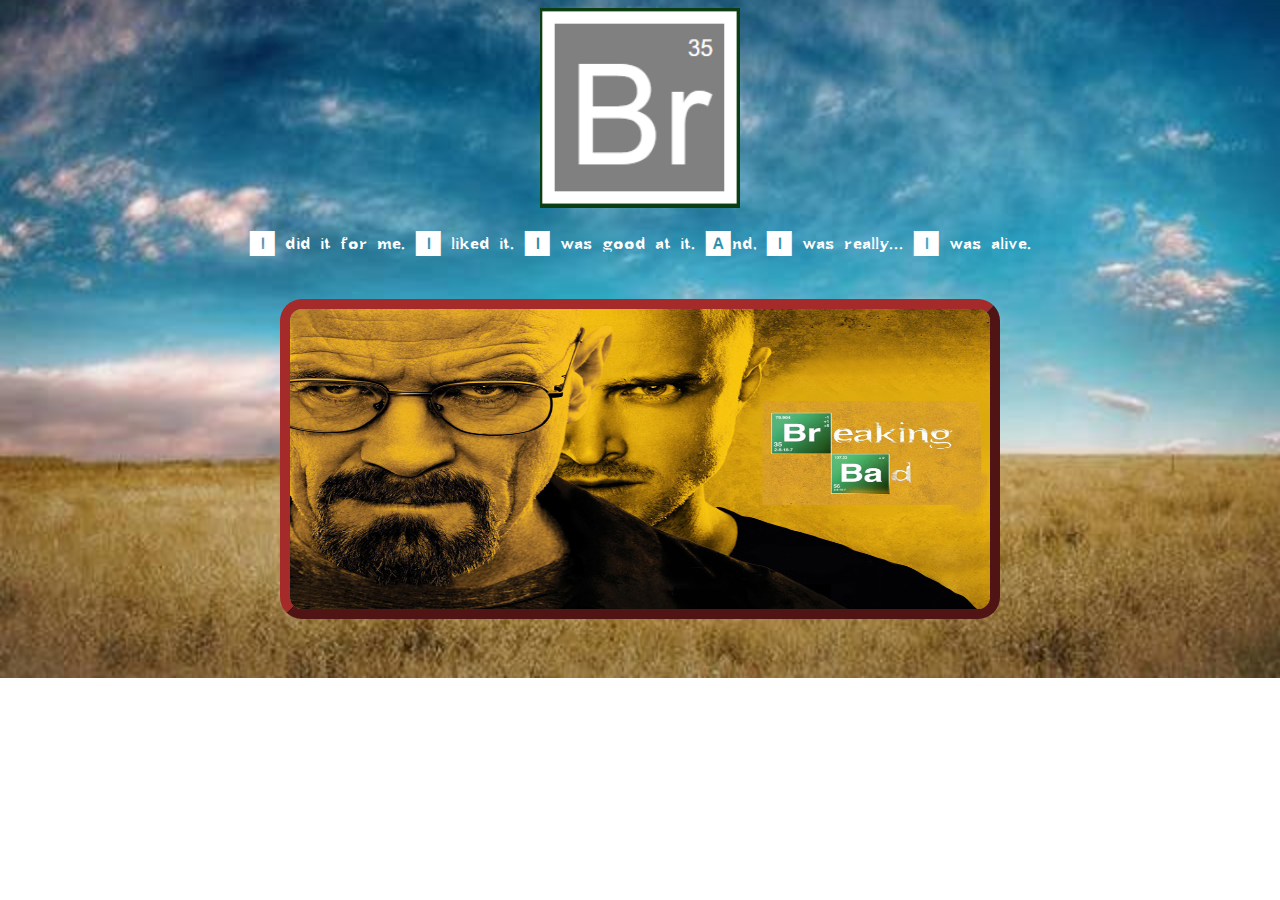
<file: index.html>
<!DOCTYPE html>
<html lang="es">
<head>
    <meta charset="UTF-8">
    <meta name="viewport" content="width=device-width, initial-scale=1.0">
    <link rel="stylesheet" href="style.css">
    <link rel="shortcut icon" href="IMG/icon.png" type="image/x-icon">
    <title>index</title>
</head>
<body id="backgroundindex">
    <img id="logo" src="IMG/logo.PNG" alt="">
    <br>I did it for me. I liked it. I was good at it. And, I was really... I was alive.
    <br>
    <br>
    <img id="poster" src="IMG/poster.jpg" alt="" usemap="#poster">
    <map name="poster">
       <area shape="rect" coords="481,102,678,145" href="formulario.html"  target="_blank">
       <area shape="rect" coords="544,149,677,184" href="tabla.html"  target="_blank">
    
</body>
</html>
</file>
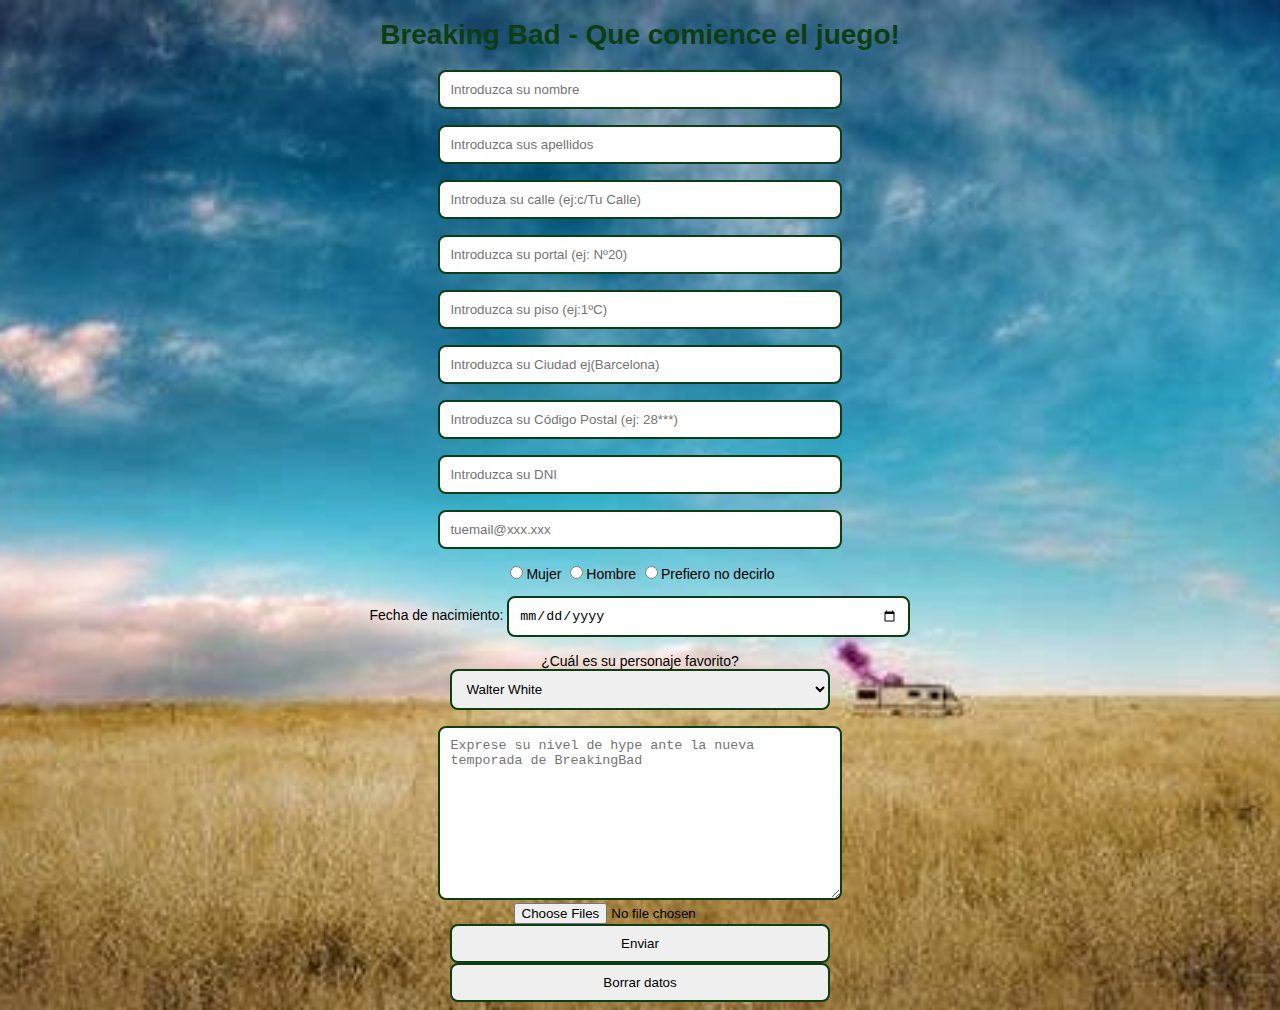
<file: formulario.html>
<!DOCTYPE html>
<html lang="es">
<head>
    <meta charset="UTF-8">
    <meta name="viewport" content="width=device-width, initial-scale=1.0">
    <link rel="shortcut icon" href="IMG/icon.png" type="image/x-icon">
    <link rel="stylesheet" href="style.css">
    <title>Formulario Breaking Bad - Que comience el juego!</title>
</head>
<body class="fondoformulario">
    <h1 class="coloresformulario">Breaking Bad - Que comience el juego!</h1>
    <form action="mailto:raul.rodriguez@proeducaglobal.com" method="post" name="Breaking Bad - Que comience el juego!">
        <input class="cajasformulario" type="text" name="Nombre" id="" placeholder="Introduzca su nombre" required>
        <br>
        <br>
        <input class="cajasformulario" type="text" name="Apellidos" id="" placeholder="Introduzca sus apellidos" required>
        <br>
        <br>
        <input class="cajasformulario" type="text" name="Calle" id="" placeholder="Introduza su calle (ej:c/Tu Calle)">
        <br>
        <br>
        <input class="cajasformulario" type="text" name="Portal" id="" placeholder="Introduzca su portal (ej: Nº20)">
        <br>
        <br>
        <input class="cajasformulario" type="text" name="Piso" id="" placeholder="Introduzca su piso (ej:1ºC)">
        <br>
        <br>
        <input class="cajasformulario" type="text" name="Ciudad" id="" placeholder="Introduzca su Ciudad ej(Barcelona)">
        <br>
        <br>
        <input class="cajasformulario" type="text" name="Codigo Postal" id="" placeholder="Introduzca su Código Postal (ej: 28***)">
        <br>
        <br>
        <input class="cajasformulario" type="text" name="DNI" id="" placeholder="Introduzca su DNI">  
        <br>
        <br>
        <input class="cajasformulario" type="email" name="" id="" placeholder="tuemail@xxx.xxx" required>
        <p><input type="radio" name="Sexo" id="" value="Mujer">Mujer
            <input type="radio" name="Sexo" id="" value="Hombre">Hombre
            <input type="radio" name="Sexo" id="" value="Prefiero no decirlo">Prefiero no decirlo
         </p>
        Fecha de nacimiento:
        <input class="cajasformulario" type="date" name="Fecha Nacimiento" id="">
        <br>
        <br>
        ¿Cuál es su personaje favorito?
        <br>
        <select class="cajasformulario" name="PersonajesBreakingBad" id="">
            <option value="1">Walter White</option>
            <option value="2">Jessie Pinkman</option>
            <option value="3">Saul Goodman</option>
            <option value="4">Pollos Hermanos</option>
            <option value="5">Gustavo Fring</option>
            <option value="6">Otros personajes</option>
        </select>
        <br>
        <br>
        <textarea class="cajasformulario" placeholder="Exprese su nivel de hype ante la nueva temporada de BreakingBad" name="Opinion Breaking Bad" id="" cols="30" rows="10"></textarea>
        <br>
        <input type="file" name="Adjuntar Archivos" id="" value="Adjuntar Archivos" multiple>
        <br>
        <input class="cajasformulario" type="submit" value="Enviar">
        <br>
        <input class="cajasformulario" type="reset" value="Borrar datos">
        <br>
    </form>
</body>
</html>
</file>
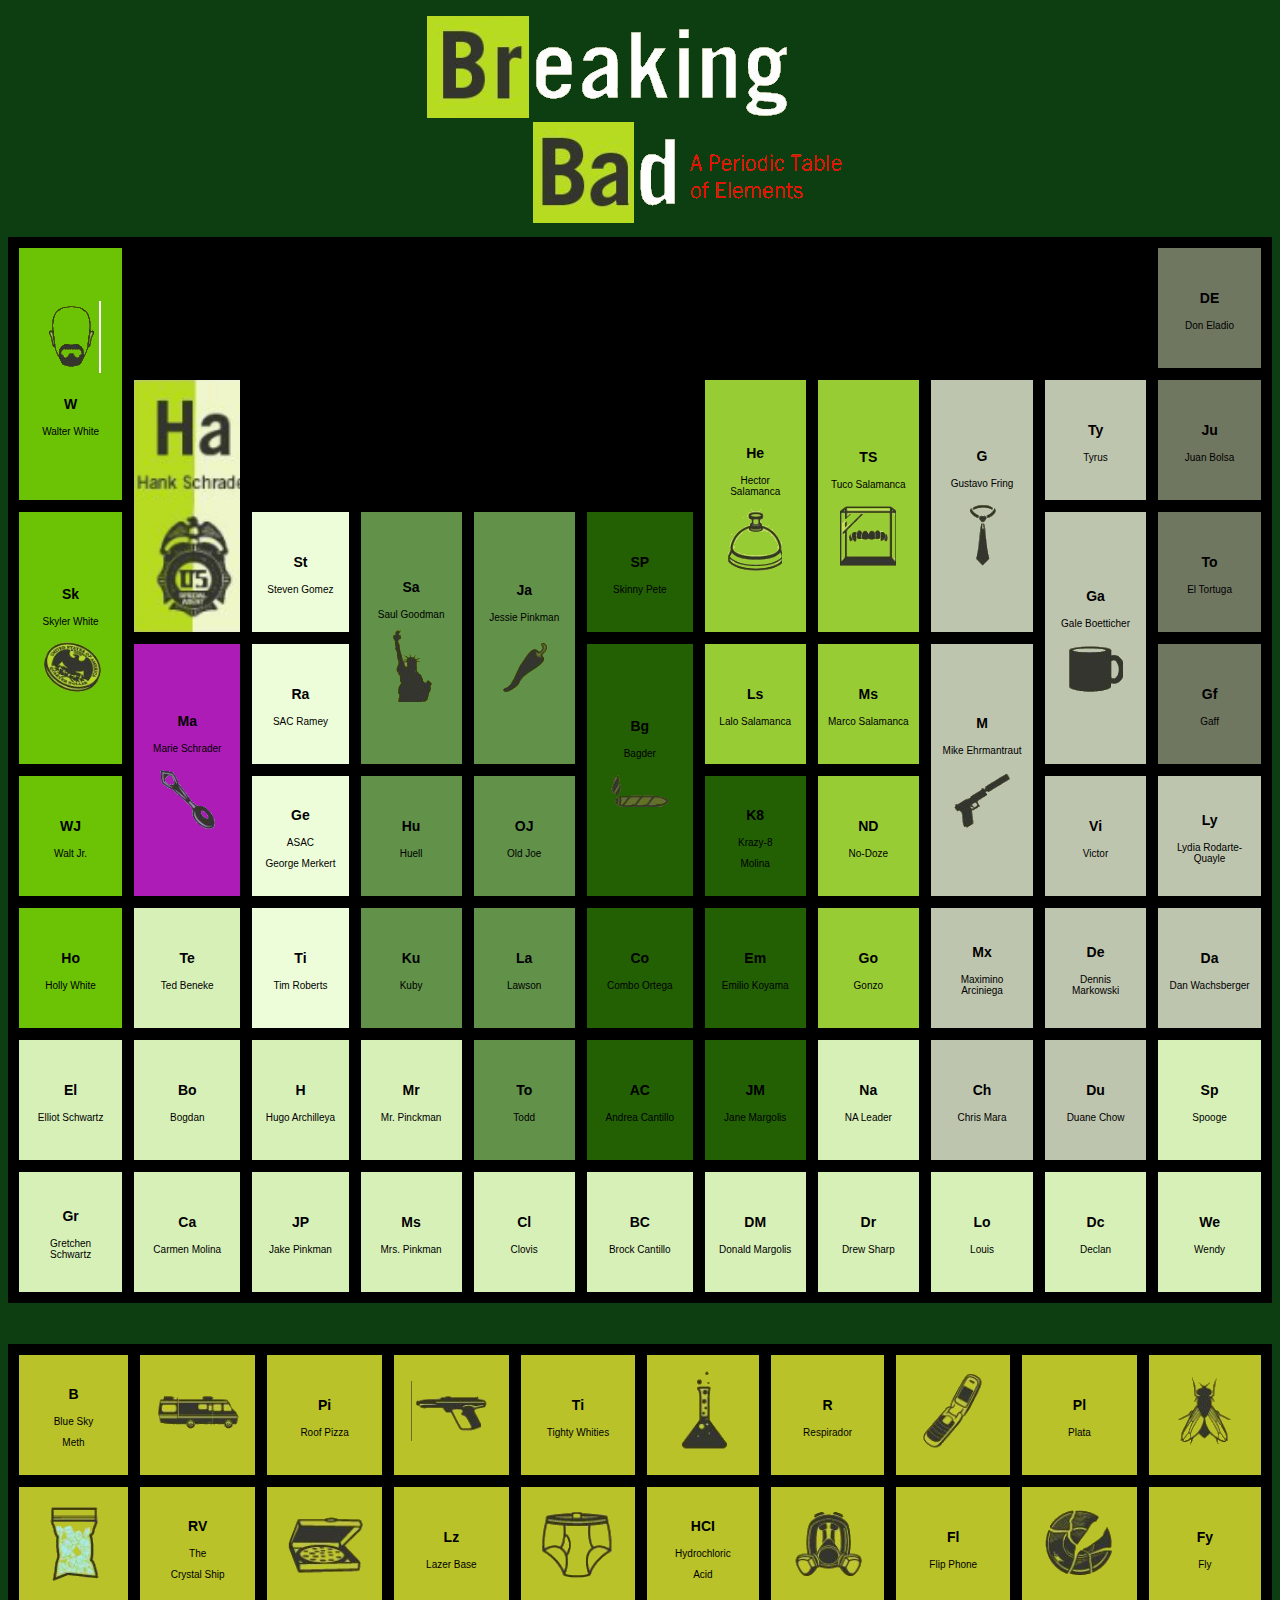
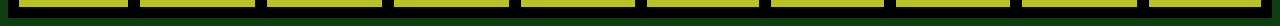
<file: tabla.html>
<!DOCTYPE html>
<html lang="es">
<head>
    <meta charset="UTF-8">
    <meta name="viewport" content="width=device-width, initial-scale=1.0">
    <link rel="shortcut icon" href="IMG/icon.png" type="image/x-icon">
    <link rel="stylesheet" href="style.css">
    <link rel="shortcut icon" href="IMG/icon.png" type="image/x-icon">
    <title>Tabla Periódica</title>
</head>
<body class="tablafondo">
    <img src="IMG/cabecera.png" alt="" #cabecera>
   <table>
    <tr>
        <td class="verde1" rowspan="2"><img src="IMG/walterwhite.png" alt="walterwhite">
            <p class="fuentegrande">W</p>
            <p class="fuentepequeña">Walter White</p>
        </td>
        <td colspan="9"></td>
        <!-- <td></td>
        <td></td>
        <td></td>
        <td></td>
        <td></td>
        <td></td>
        <td></td>
        <td></td> -->
        <td class="verde8">
            <p class="fuentegrande">DE</p>
            <p class="fuentepequeña">Don Eladio</p>
        </td>
    </tr>
    <tr>
        <!-- <td></td> -->
        <td rowspan="2" class="verde1" id="fotocelda"></td>
        <td colspan="4"></td>
        <!-- <td></td>
        <td></td>
        <td></td> -->
        <td rowspan="2" class="verde6">
            <p class="fuentegrande">He</p>
            <p class="fuentepequeña">Hector Salamanca</p>
            <img src="IMG/hectorsalamanca.png" alt="Hector Salamanca">
        </td>
        <td rowspan="2" class="verde6">
            <p class="fuentegrande">TS</p>
            <p class="fuentepequeña">Tuco Salamanca</p>
            <img src="IMG/tucosalamanca.png" alt="Tuco Salamanca">
        </td>
        <td rowspan="2" class="verde7">
            <p class="fuentegrande">G</p>
            <p class="fuentepequeña">Gustavo Fring</p>
            <img src="IMG/gustavofrink.png" alt="Gustavo Fring">
        </td>
        <td class="verde7">
            <p class="fuentegrande">Ty</p>
            <p class="fuentepequeña">Tyrus</p> 
        </td>
        <td class="verde8">
            <p class="fuentegrande">Ju</p>
            <p class="fuentepequeña">Juan Bolsa</p>
        </td>
    </tr>
    <tr>
        <td rowspan="2" class="verde1">
            <p class="fuentegrande">Sk</p>
            <p class="fuentepequeña">Skyler White</p>
            <img src="IMG/skylerwhite.png" alt="Skyler White">
        </td>
        <!-- <td></td> -->
        <td class="verde3">
            <p class="fuentegrande">St</p>
            <p class="fuentepequeña">Steven Gomez</p>
        </td>
        <td rowspan="2" class="verde4">
            <p class="fuentegrande">Sa</p>
            <p class="fuentepequeña">Saul Goodman</p>
            <img src="IMG/saulgoodman.png" alt="Saul Goodman">
        </td>
        <td rowspan="2" class="verde4">
            <p class="fuentegrande">Ja</p>
            <p class="fuentepequeña">Jessie Pinkman</p>
            <img src="IMG/jessiepinkman.png" alt="Jessie Pinkman">
        </td>
        <td class="verde5">
            <p class="fuentegrande">SP</p>
            <p class="fuentepequeña">Skinny Pete</p>
        </td>
        <!-- <td></td> -->
        <!-- <td></td> -->
        <!-- <td></td> -->
        <td rowspan="2" class="verde7">
            <p class="fuentegrande">Ga</p>
            <p class="fuentepequeña">Gale Boetticher</p>
            <img src="IMG/gale.png" alt="Gale Boetticher">
        </td>
        <td class="verde8">
            <p class="fuentegrande">To</p>
            <p class="fuentepequeña">El Tortuga</p>
        </td>
    </tr>
    <tr>
        <!-- <td></td> -->
        <td rowspan="2" class="morado">
            <p class="fuentegrande">Ma</p>
            <p class="fuentepequeña">Marie Schrader</p>
            <img src="IMG/marieschrader.png" alt="Marie Schrader">
        </td>
        <td class="verde3">
            <p class="fuentegrande">Ra</p>
            <p class="fuentepequeña">SAC Ramey</p>
        </td>
         <!-- <td></td> -->
         <!-- <td></td> -->
        <td rowspan="2" class="verde5">
            <p class="fuentegrande">Bg</p>
            <p class="fuentepequeña">Bagder</p>
            <img src="IMG/badger.png" alt="Bagder">
        </td>
        <td class="verde6">
            <p class="fuentegrande">Ls</p>
            <p class="fuentepequeña">Lalo Salamanca</p>
        </td>
        <td class="verde6">
            <p class="fuentegrande">Ms</p>
            <p class="fuentepequeña">Marco Salamanca</p>
        </td>
        <td rowspan="2" class="verde7">
            <p class="fuentegrande">M</p>
            <p class="fuentepequeña">Mike Ehrmantraut</p>
            <img src="IMG/mike.png" alt="Mike Ehrmantraut">
        </td>
         <!-- <td></td> -->
        <td class="verde8">
            <p class="fuentegrande">Gf</p>
            <p class="fuentepequeña">Gaff</p>
        </td>
    </tr>
    <tr>
        <td class="verde1">
            <p class="fuentegrande">WJ</p>
            <p class="fuentepequeña">Walt Jr.</p>
        </td>
         <!-- <td></td> -->
        <td class="verde3">
            <p class="fuentegrande">Ge</p>
            <p class="fuentepequeña">ASAC</p>
            <p class="fuentepequeña">George Merkert</p>
        </td>
        <td class="verde4">
            <p class="fuentegrande">Hu</p>
            <p class="fuentepequeña">Huell</p>
        </td>
        <td class="verde4">
            <p class="fuentegrande">OJ</p>
            <p class="fuentepequeña">Old Joe</p>
        </td>
        <!-- <td></td> -->
        <td class="verde5">
            <p class="fuentegrande">K8</p>
            <p class="fuentepequeña">Krazy-8</p>
            <p class="fuentepequeña">Molina</p>
        </td>
        <td class="verde6">
            <p class="fuentegrande">ND</p>
            <p class="fuentepequeña">No-Doze</p>
        </td>
        <!-- <td></td> -->
        <td class="verde7">
            <p class="fuentegrande">Vi</p>
            <p class="fuentepequeña">Victor</p>
        </td>
        <td class="verde7">
            <p class="fuentegrande">Ly</p>
            <p class="fuentepequeña">Lydia Rodarte-Quayle</p>
        </td>
    </tr>
    <tr>
        <td class="verde1">
            <p class="fuentegrande">Ho</p>
            <p class="fuentepequeña">Holly White</p>
        </td>
        <td class="verde2">
            <p class="fuentegrande">Te</p>
            <p class="fuentepequeña">Ted Beneke</p>
        </td>
        <td class="verde3">
            <p class="fuentegrande">Ti</p>
            <p class="fuentepequeña">Tim Roberts</p>
        </td>
        <td class="verde4">
            <p class="fuentegrande">Ku</p>
            <p class="fuentepequeña">Kuby</p>
        </td>
        <td class="verde4">
            <p class="fuentegrande">La</p>
            <p class="fuentepequeña">Lawson</p>
        </td>
        <td class="verde5">
            <p class="fuentegrande">Co</p>
            <p class="fuentepequeña">Combo Ortega</p>
        </td>
        <td class="verde5">
            <p class="fuentegrande">Em</p>
            <p class="fuentepequeña">Emilio Koyama</p>
        </td>
        <td class="verde6">
            <p class="fuentegrande">Go</p>
            <p class="fuentepequeña">Gonzo</p>
        </td>
        <td class="verde7">
            <p class="fuentegrande">Mx</p>
            <p class="fuentepequeña">Maximino Arciniega</p>
        </td>
        <td class="verde7">
            <p class="fuentegrande">De</p>
            <p class="fuentepequeña">Dennis Markowski</p>
        </td>
        <td class="verde7">
            <p class="fuentegrande">Da</p>
            <p class="fuentepequeña">Dan Wachsberger</p>
        </td>
    </tr>
    <tr>
        <td class="verde2">
            <p class="fuentegrande">El</p>
            <p class="fuentepequeña">Elliot Schwartz</p>
        </td>
        <td class="verde2">
            <p class="fuentegrande">Bo</p>
            <p class="fuentepequeña">Bogdan</p>
        </td>
        <td class="verde2">
            <p class="fuentegrande">H</p>
            <p class="fuentepequeña">Hugo Archilleya</p>
        </td>
        <td class="verde2">
            <p class="fuentegrande">Mr</p>
            <p class="fuentepequeña">Mr. Pinckman</p>
        </td>
        <td class="verde4">
            <p class="fuentegrande">To</p>
            <p class="fuentepequeña">Todd</p>
        </td>
        <td class="verde5">
            <p class="fuentegrande">AC</p>
            <p class="fuentepequeña">Andrea Cantillo</p>
        </td>
        <td class="verde5">
            <p class="fuentegrande">JM</p>
            <p class="fuentepequeña">Jane Margolis</p>
        </td>
        <td class="verde2">
            <p class="fuentegrande">Na</p>
            <p class="fuentepequeña">NA Leader</p>
        </td>
        <td class="verde7">
            <p class="fuentegrande">Ch</p>
            <p class="fuentepequeña">Chris Mara</p>
        </td>
        <td class="verde7">
            <p class="fuentegrande">Du</p>
            <p class="fuentepequeña">Duane Chow</p>
        </td>
        <td class="verde2">
            <p class="fuentegrande">Sp</p>
            <p class="fuentepequeña">Spooge</p>
        </td>
    </tr>
    <tr>
        <td class="verde2">
            <p class="fuentegrande">Gr</p>
            <p class="fuentepequeña">Gretchen Schwartz</p>
        </td>
        <td class="verde2">
            <p class="fuentegrande">Ca</p>
            <p class="fuentepequeña">Carmen Molina</p>
        </td>
        <td class="verde2">
            <p class="fuentegrande">JP</p>
            <p class="fuentepequeña">Jake Pinkman</p>
        </td>
        <td class="verde2">
            <p class="fuentegrande">Ms</p>
            <p class="fuentepequeña">Mrs. Pinkman</p>
        </td>
        <td class="verde2">
            <p class="fuentegrande">Cl</p>
            <p class="fuentepequeña">Clovis</p>
        </td>
        <td class="verde2">
            <p class="fuentegrande">BC</p>
            <p class="fuentepequeña">Brock Cantillo</p>
        </td>
        <td class="verde2">
            <p class="fuentegrande">DM</p>
            <p class="fuentepequeña">Donald Margolis</p>
        </td>
        <td class="verde2">
            <p class="fuentegrande">Dr</p>
            <p class="fuentepequeña">Drew Sharp</p>
        </td>
        <td class="verde2">
            <p class="fuentegrande">Lo</p>
            <p class="fuentepequeña">Louis</p>
        </td>
        <td class="verde2">
            <p class="fuentegrande">Dc</p>
            <p class="fuentepequeña">Declan</p>
        </td>
        <td class="verde2">
            <p class="fuentegrande">We</p> 
            <p class="fuentepequeña">Wendy</p>
        </td>
    </tr>
   </table>
   <br>
  <table>
    <tr>
        <td class="ocre">
            <p class="fuentegrande">B</p>
            <p class="fuentepequeña">Blue Sky</p>
            <p class="fuentepequeña">Meth</p>
        </td>
        <td class="ocre">
            <img src="IMG/bus.png" alt="Bus">
        </td>
        <td class="ocre">
            <p class="fuentegrande">Pi</p>
            <p class="fuentepequeña">Roof Pizza</p>
        </td>
        <td class="ocre">
            <img src="IMG/pistola.png" alt="Pistola">
        </td>
        <td class="ocre">
            <p class="fuentegrande">Ti</p>
            <p class="fuentepequeña">Tighty Whities</p>
        </td>
        <td class="ocre">
            <img src="IMG/pocima.png" alt="Pócima">
        </td>
        <td class="ocre">
            <p class="fuentegrande">R</p>
            <p class="fuentepequeña">Respirador</p>
        </td>
        <td class="ocre">
            <img src="IMG/movil.png" alt="Móvil">
        </td>
        <td class="ocre">
            <p class="fuentegrande">Pl</p>
            <p class="fuentepequeña">Plata</p>
        </td>
        <td class="ocre">
            <img src="IMG/mosca.png" alt="Mosca">
        </td>
    </tr>
    <tr>
        <td class="ocre">
            <img src="IMG/cristal.png" alt="Bolsa de Cristal">
        </td>
        <td class="ocre">
            <p class="fuentegrande">RV</p>
            <p class="fuentepequeña">The</p>
            <p class="fuentepequeña">Crystal Ship</p>
        </td>
        <td class="ocre">
            <img src="IMG/pizza.png" alt="Pizza">
        </td>
        <td class="ocre">
            <p class="fuentegrande">Lz</p>
            <p class="fuentepequeña">Lazer Base</p>
        </td>
        <td class="ocre">
            <img src="IMG/calzoncillos.png" alt="calzoncillos">
        </td>
        <td class="ocre">
            <p class="fuentegrande">HCI</p>
            <p class="fuentepequeña">Hydrochloric</p>
            <p class="fuentepequeña">Acid</p>
        </td>
        <td class="ocre">
            <img src="IMG/mascara.png" alt="Mascara de gas">
        </td>
        <td class="ocre">
            <p class="fuentegrande">Fl</p>
            <p class="fuentepequeña">Flip Phone</p>
        </td>
        <td class="ocre">
            <img src="IMG/plato.png" alt="Plato roto">
        </td>
        <td class="ocre">
            <p class="fuentegrande">Fy</p>
            <p class="fuentepequeña">Fly</p>
        </td>
    </tr>
  </table>
</body>
</html>
</file>
<file: style.css>
@font-face {
    font-family: BreakingBad;
    src: url("breaking_b/Breaking_Bad.ttf");
  }
body{
    background-repeat: no-repeat;
    background-position: center;
    background-size: cover;
    text-align: center;
    font-family: "BreakingBad";
    color:#ffffff;
    font-size: 36px;
    }
    
#poster{
        width: 700px;
        height: 300px;
        border: 10px outset brown;
        border-radius: 22px;
        }
#logo{
    width:  200px;
    height: 200px;
    }   
.tablafondo {
    background-color: #0c3e11;
    }

#tabla {
    text-align: center;
}
#cabecera {
    width: 100px; height: 100px;
}
#backgroundindex {
    background-image: url("IMG/fondo.jpg");
    }

table, tr, td {
    background-color: black;
    margin: auto;
    font-family: Helvetica;
    color: black;
    border-collapse: separate; 
    border-spacing: 10px;
}         

td {
    width: 100px;
    height: 100px; 
    border: 1px solid black; 
    padding: 10px;
} 

.verde1 {
    background-color: #6CC205
}

.verde2 {
    background-color: #D7F0B8;
}

.verde3 {
    background-color: #EDFDD9;
}

.morado {
    background-color: #AD1CB6;
}

.verde4 {
    background-color: #62924A;
}

.verde5 {
    background-color: #236004;
}

.verde6 {
    background-color: #98CC35;
}

.verde7 {
    background-color: #BEC5AE;
}

.verde8 {
    background-color: #707761;
}

.ocre {
    background-color: #B9C228;
}

.fondoformulario {
    background-image: url("IMG/fondo.jpg");
    font-family: Helvetica;
    font-size: 14px;
    color: black;
}

.fuentegrande {
    font-size: 14px;
    font-weight: bold;
}

.fuentepequeña {
    font-size: 10px;
}

.cajasformulario {
    border: 2px solid #0c3e11;;
    border-radius: 8px;
    width: 30%;
    padding: 10px;
}

.coloresformulario {
    color: #0c3e11;
}

#fotocelda {
   background-image: url(IMG/hankschrader.png);
   background-repeat: no-repeat;
   background-size: cover;
}
</file>
